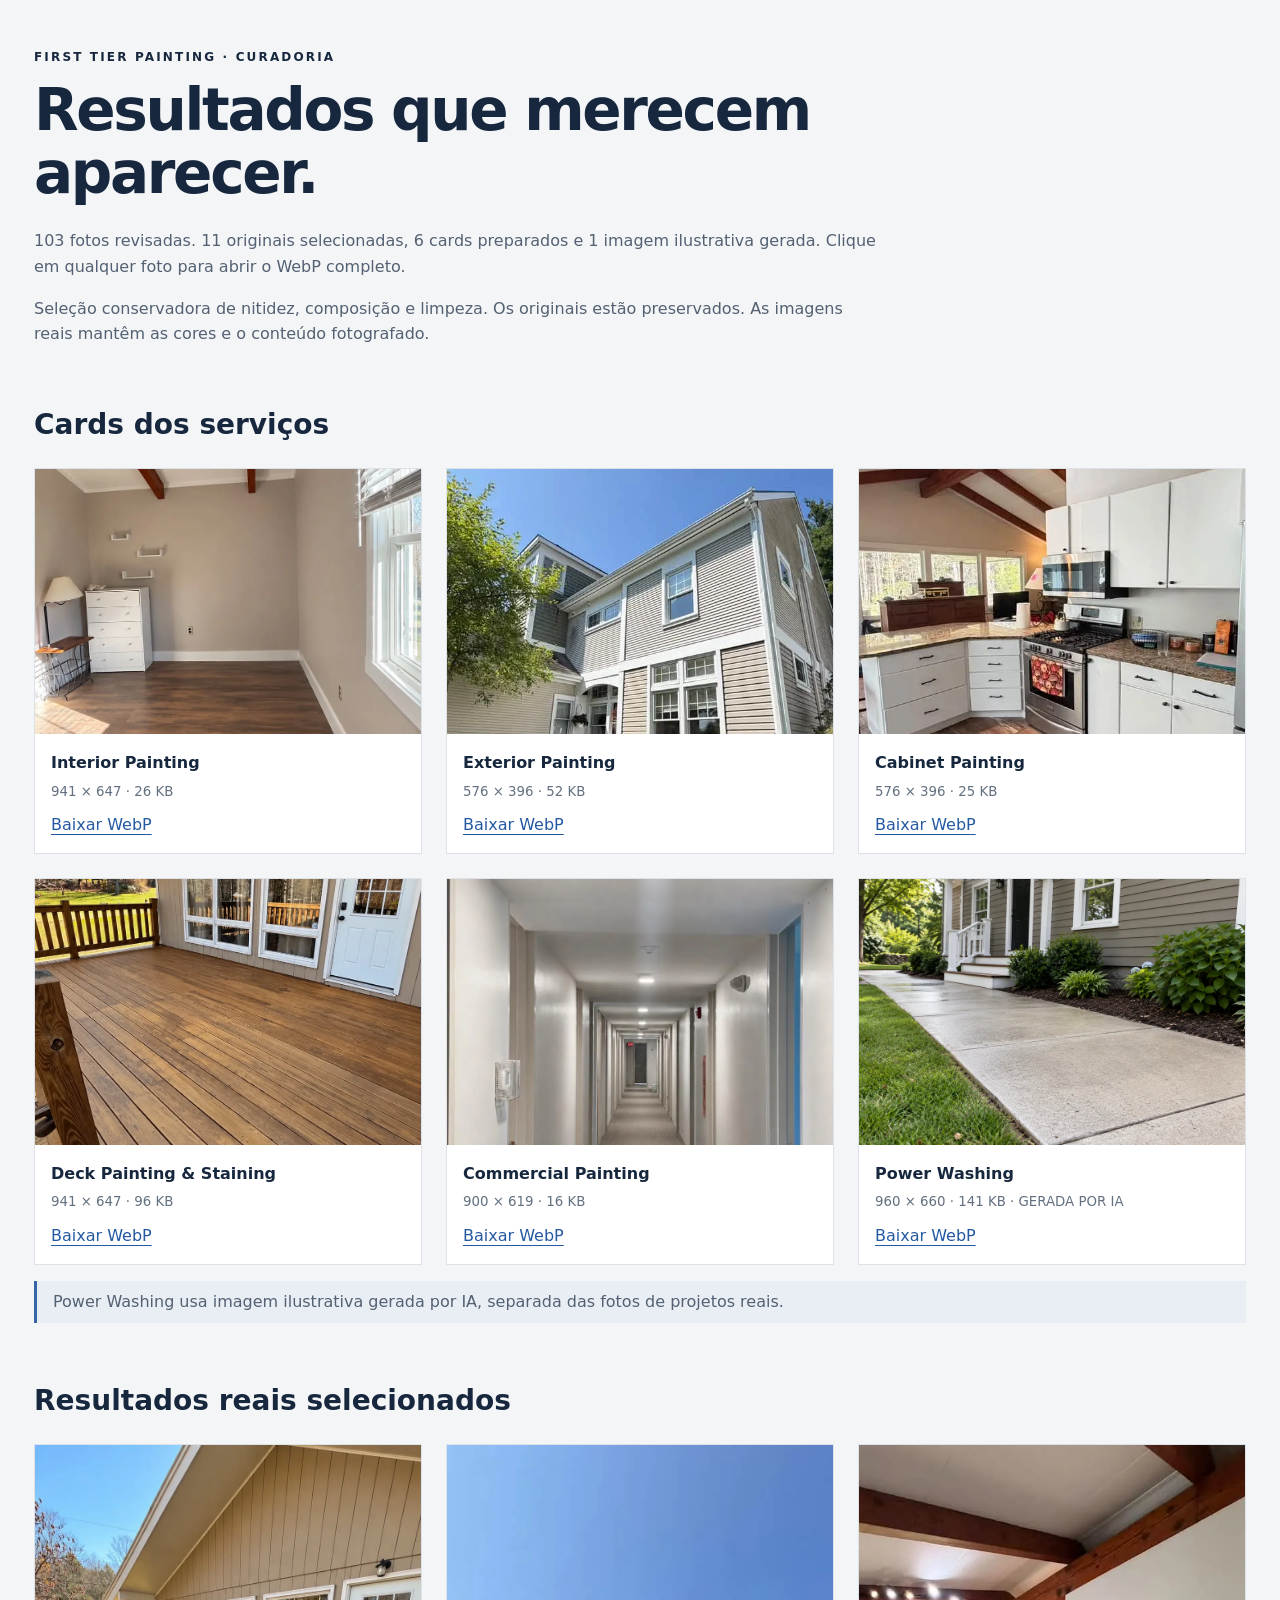
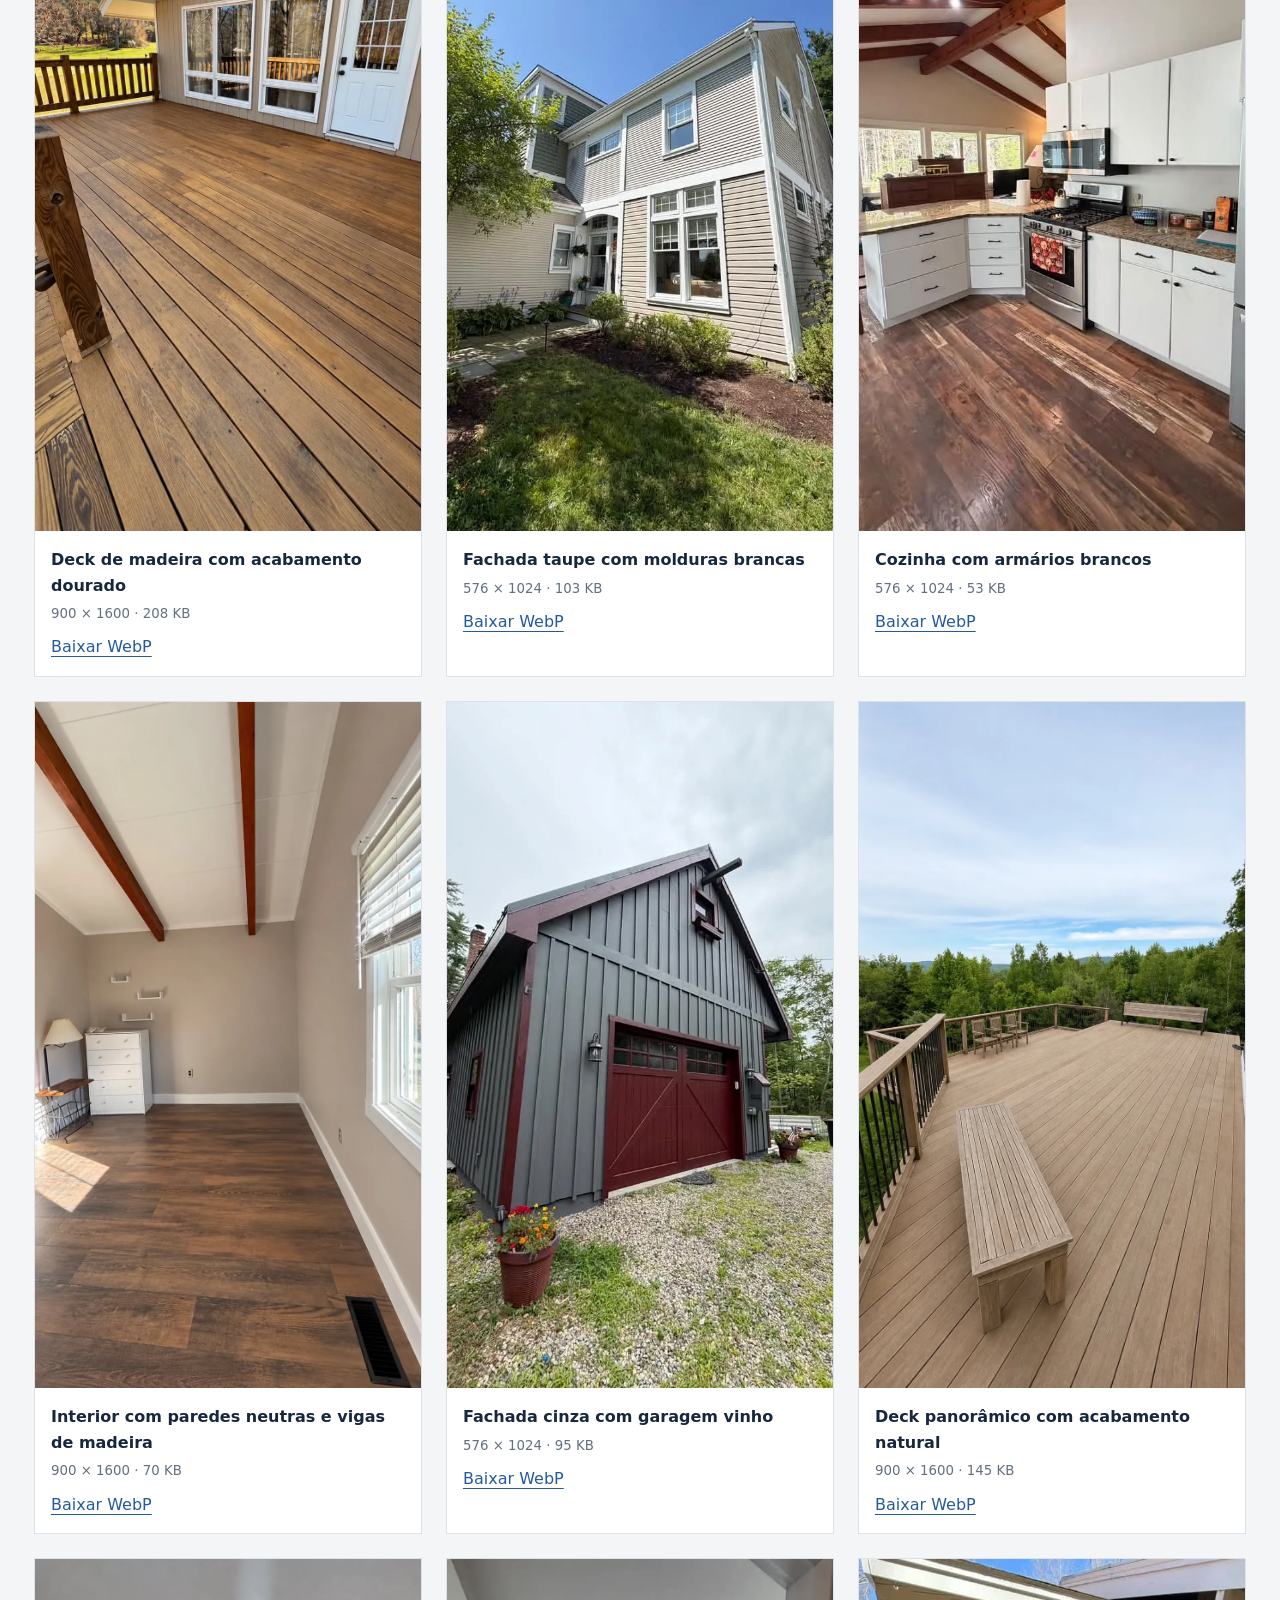
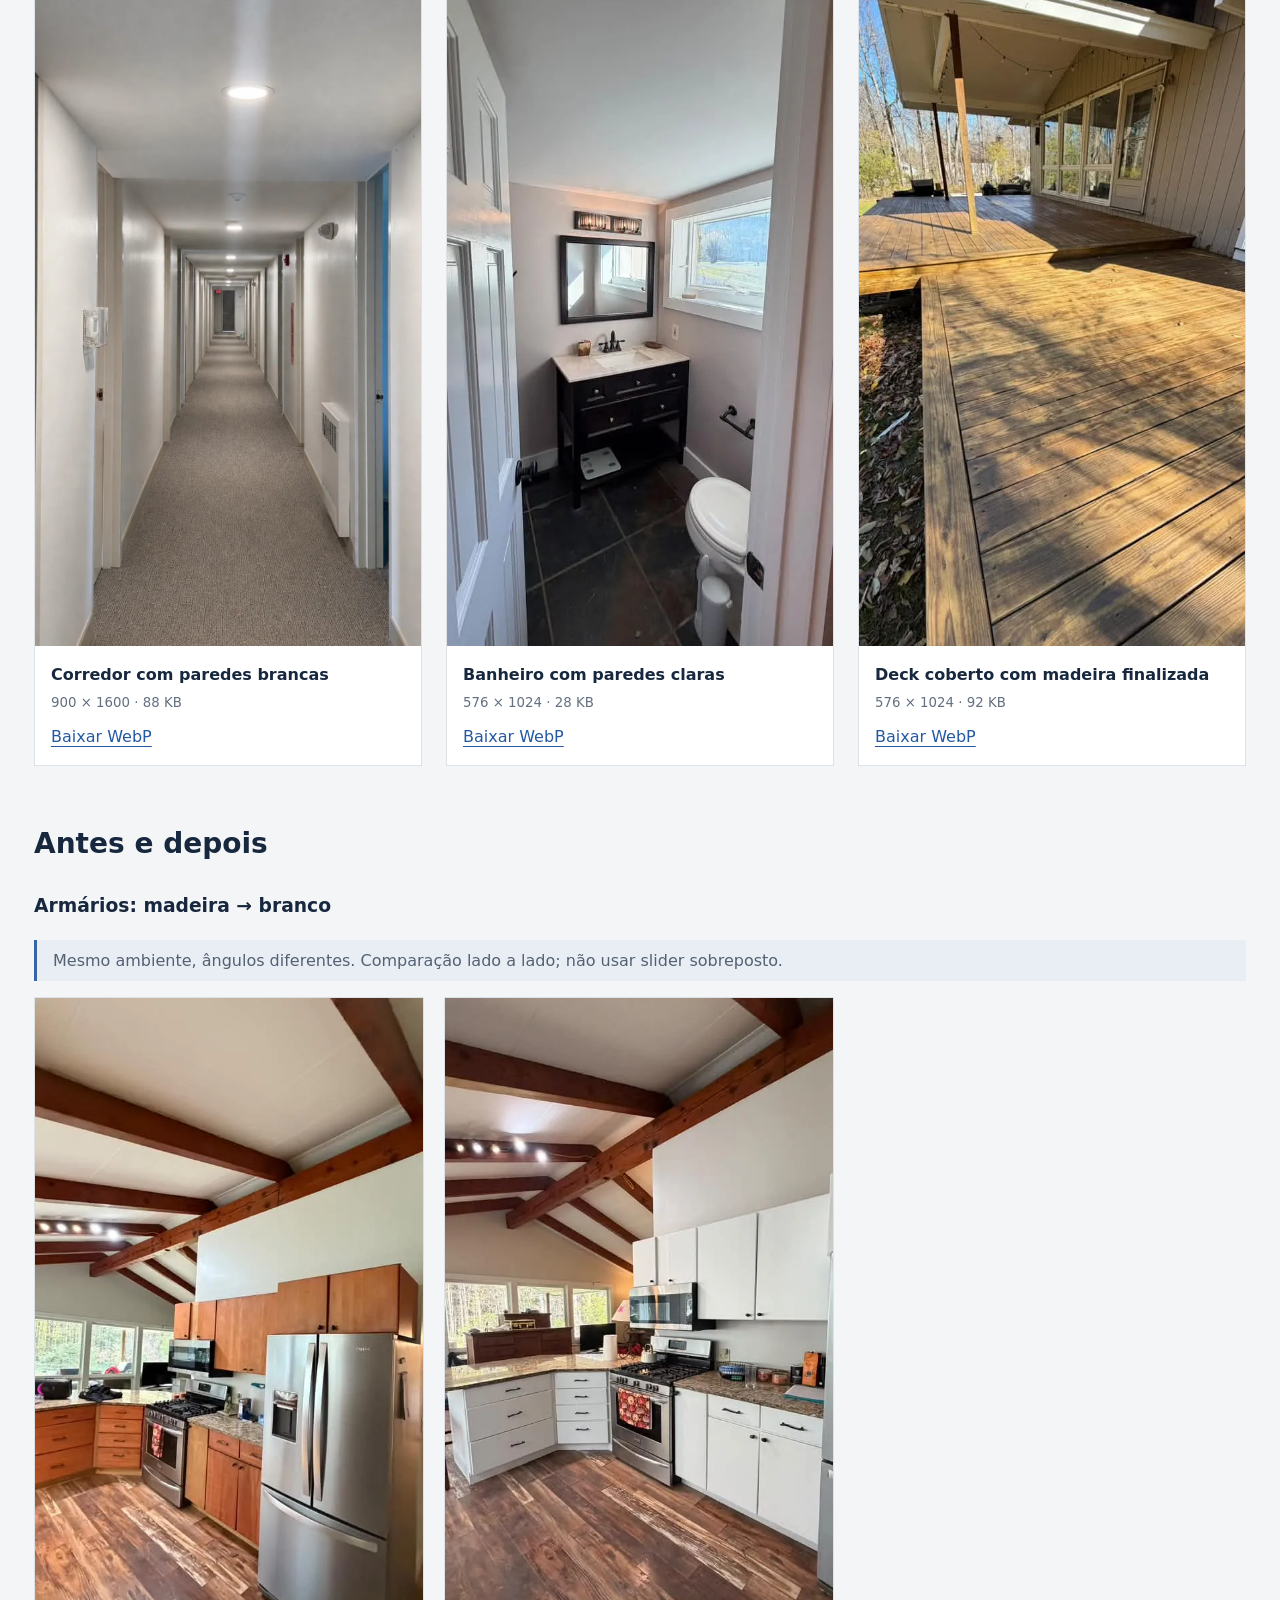
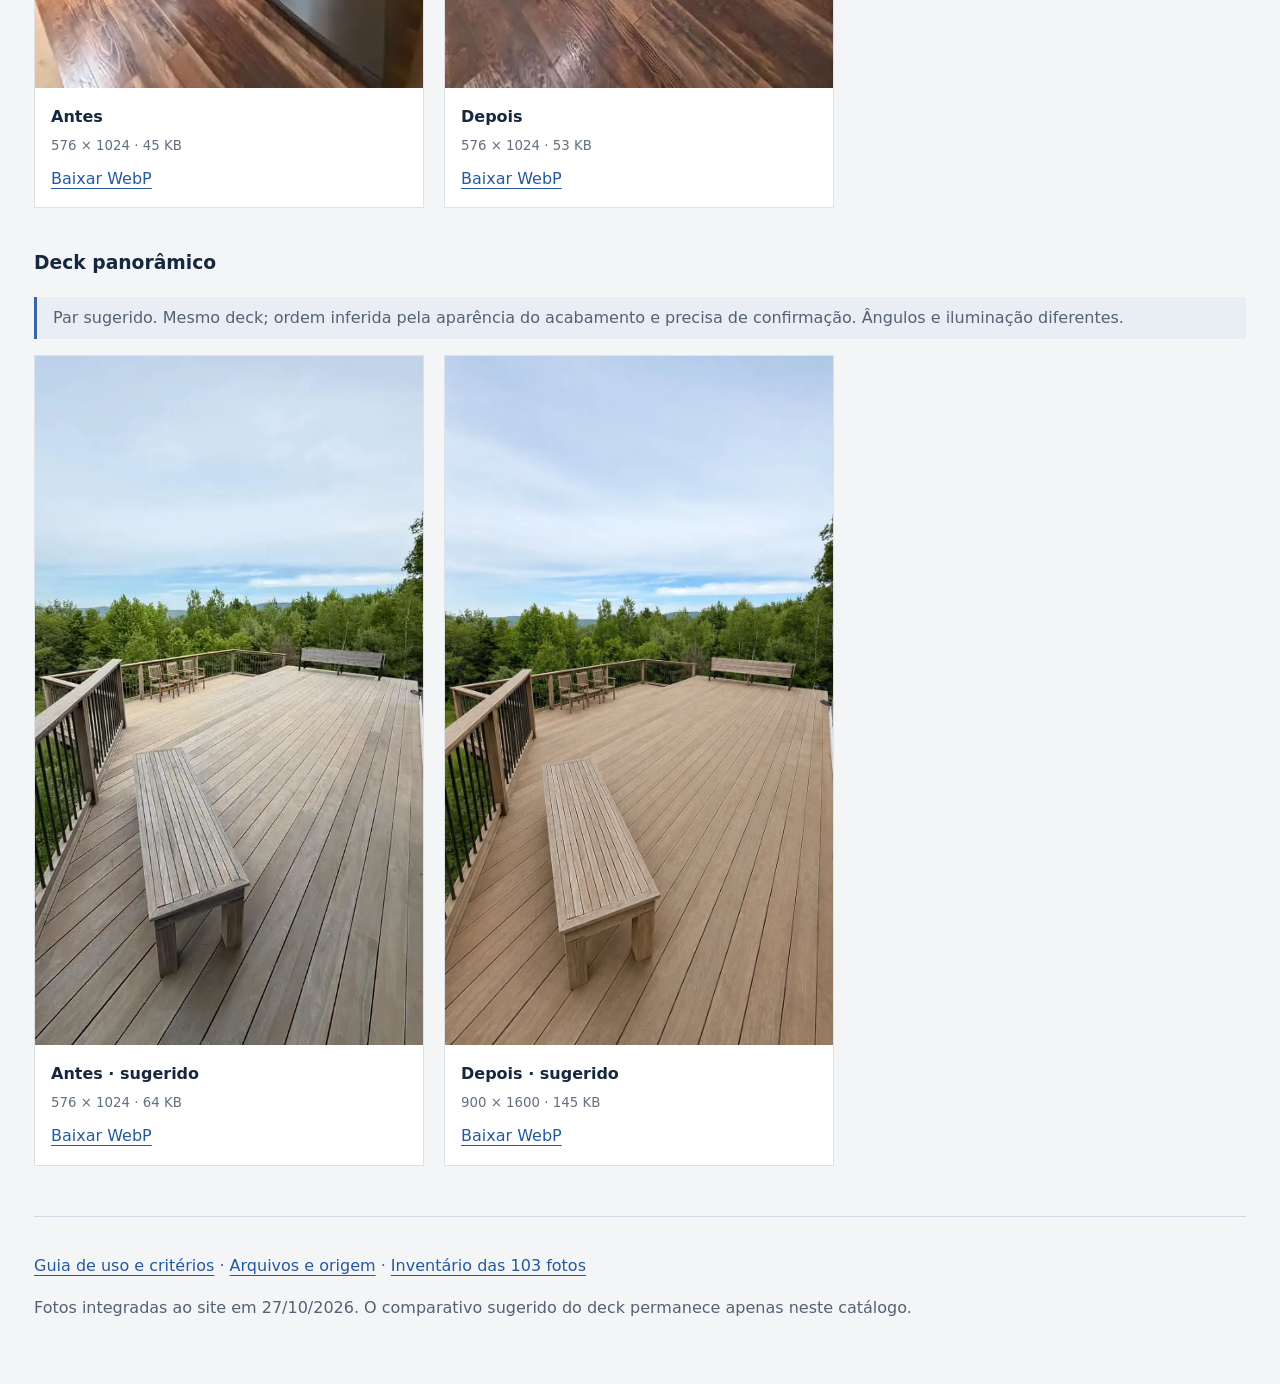
<file: assets/fotos/index.html>
<!doctype html><html lang="pt-BR"><head><meta charset="utf-8"><meta name="viewport" content="width=device-width,initial-scale=1"><title>First Tier · Seleção de fotografias</title><style>*{box-sizing:border-box}body{margin:0;background:#f4f5f7;color:#17283e;font:16px/1.6 system-ui,sans-serif}main{max-width:1260px;margin:auto;padding:48px 24px}header{max-width:850px}h1{font-size:clamp(32px,5vw,58px);line-height:1.08;margin:12px 0 24px;letter-spacing:-.04em}h2{font-size:28px;margin:56px 0 20px}p{color:#536172}a{color:#2459a2;text-underline-offset:4px}.eyebrow{font-size:12px;letter-spacing:.18em;font-weight:700}.grid{display:grid;grid-template-columns:repeat(3,minmax(0,1fr));gap:24px}.results{grid-template-columns:repeat(3,minmax(0,1fr))}figure{margin:0;background:white;border:1px solid #dce2e8}figure img{display:block;width:100%;height:auto;background:#e9edf1}.grid.cards img{aspect-ratio:16/11;object-fit:cover}.results img{aspect-ratio:9/16;object-fit:contain}figcaption{padding:16px}strong,small{display:block}small{color:#637080;margin:5px 0 10px}article{margin:24px 0 40px}.pair{display:grid;grid-template-columns:1fr 1fr;gap:20px;max-width:800px}.pair img{aspect-ratio:9/16;object-fit:contain}.note{border-left:3px solid #3766a6;padding:8px 16px;background:#e9eef5}footer{margin-top:50px;border-top:1px solid #cfd7e2;padding-top:20px}@media(max-width:800px){.grid,.results{grid-template-columns:repeat(2,minmax(0,1fr))}}@media(max-width:480px){main{padding:28px 16px}.grid{grid-template-columns:1fr}.pair{gap:10px}.pair figcaption{padding:10px}.pair strong{font-size:14px}}</style></head><body><main><header><div class="eyebrow">FIRST TIER PAINTING · CURADORIA</div><h1>Resultados que merecem aparecer.</h1><p>103 fotos revisadas. 11 originais selecionadas, 6 cards preparados e 1 imagem ilustrativa gerada. Clique em qualquer foto para abrir o WebP completo.</p><p>Seleção conservadora de nitidez, composição e limpeza. Os originais estão preservados. As imagens reais mantêm as cores e o conteúdo fotografado.</p></header><h2>Cards dos serviços</h2><div class="grid cards"><figure><a href="cards/interior-paredes-neutras.webp" target="_blank" rel="noopener"><img src="cards/interior-paredes-neutras.webp" width="941" height="647" loading="lazy" alt="Neutral painted room with exposed wood beams, white trim and natural light"></a><figcaption><strong>Interior Painting</strong><small>941 × 647 · 26 KB</small><a download href="cards/interior-paredes-neutras.webp">Baixar WebP</a></figcaption></figure><figure><a href="cards/exterior-fachada-taupe.webp" target="_blank" rel="noopener"><img src="cards/exterior-fachada-taupe.webp" width="576" height="396" loading="lazy" alt="Taupe house siding with white window trim and a landscaped garden"></a><figcaption><strong>Exterior Painting</strong><small>576 × 396 · 52 KB</small><a download href="cards/exterior-fachada-taupe.webp">Baixar WebP</a></figcaption></figure><figure><a href="cards/cabinet-armarios-brancos.webp" target="_blank" rel="noopener"><img src="cards/cabinet-armarios-brancos.webp" width="576" height="396" loading="lazy" alt="White painted kitchen cabinets, wood beams and wood-look floor"></a><figcaption><strong>Cabinet Painting</strong><small>576 × 396 · 25 KB</small><a download href="cards/cabinet-armarios-brancos.webp">Baixar WebP</a></figcaption></figure><figure><a href="cards/deck-madeira-dourada.webp" target="_blank" rel="noopener"><img src="cards/deck-madeira-dourada.webp" width="941" height="647" loading="lazy" alt="Finished golden wood deck beside a taupe home with white windows"></a><figcaption><strong>Deck Painting &amp; Staining</strong><small>941 × 647 · 96 KB</small><a download href="cards/deck-madeira-dourada.webp">Baixar WebP</a></figcaption></figure><figure><a href="cards/commercial-corredor-branco.webp" target="_blank" rel="noopener"><img src="cards/commercial-corredor-branco.webp" width="900" height="619" loading="lazy" alt="Long clean corridor with white painted walls and recessed lighting"></a><figcaption><strong>Commercial Painting</strong><small>900 × 619 · 16 KB</small><a download href="cards/commercial-corredor-branco.webp">Baixar WebP</a></figcaption></figure><figure><a href="cards/power-washing-calcada-ilustrativa-ia.webp" target="_blank" rel="noopener"><img src="cards/power-washing-calcada-ilustrativa-ia.webp" width="960" height="660" loading="lazy" alt="AI-generated illustration of a clean concrete walkway beside a New England home"></a><figcaption><strong>Power Washing</strong><small>960 × 660 · 141 KB · GERADA POR IA</small><a download href="cards/power-washing-calcada-ilustrativa-ia.webp">Baixar WebP</a></figcaption></figure></div><p class="note">Power Washing usa imagem ilustrativa gerada por IA, separada das fotos de projetos reais.</p><h2>Resultados reais selecionados</h2><div class="grid results"><figure><a href="resultados/deck-madeira-dourada.webp" target="_blank" rel="noopener"><img src="resultados/deck-madeira-dourada.webp" width="900" height="1600" loading="lazy" alt="Finished golden wood deck beside a taupe home with white windows"></a><figcaption><strong>Deck de madeira com acabamento dourado</strong><small>900 × 1600 · 208 KB</small><a download href="resultados/deck-madeira-dourada.webp">Baixar WebP</a></figcaption></figure><figure><a href="resultados/fachada-taupe-molduras-brancas.webp" target="_blank" rel="noopener"><img src="resultados/fachada-taupe-molduras-brancas.webp" width="576" height="1024" loading="lazy" alt="Taupe house siding with white window trim and a landscaped garden"></a><figcaption><strong>Fachada taupe com molduras brancas</strong><small>576 × 1024 · 103 KB</small><a download href="resultados/fachada-taupe-molduras-brancas.webp">Baixar WebP</a></figcaption></figure><figure><a href="resultados/cozinha-armarios-brancos.webp" target="_blank" rel="noopener"><img src="resultados/cozinha-armarios-brancos.webp" width="576" height="1024" loading="lazy" alt="White painted kitchen cabinets, wood beams and wood-look floor"></a><figcaption><strong>Cozinha com armários brancos</strong><small>576 × 1024 · 53 KB</small><a download href="resultados/cozinha-armarios-brancos.webp">Baixar WebP</a></figcaption></figure><figure><a href="resultados/interior-paredes-neutras-vigas-madeira.webp" target="_blank" rel="noopener"><img src="resultados/interior-paredes-neutras-vigas-madeira.webp" width="900" height="1600" loading="lazy" alt="Neutral painted room with exposed wood beams, white trim and natural light"></a><figcaption><strong>Interior com paredes neutras e vigas de madeira</strong><small>900 × 1600 · 70 KB</small><a download href="resultados/interior-paredes-neutras-vigas-madeira.webp">Baixar WebP</a></figcaption></figure><figure><a href="resultados/fachada-cinza-garagem-vinho.webp" target="_blank" rel="noopener"><img src="resultados/fachada-cinza-garagem-vinho.webp" width="576" height="1024" loading="lazy" alt="Gray board-and-batten siding with a burgundy garage door"></a><figcaption><strong>Fachada cinza com garagem vinho</strong><small>576 × 1024 · 95 KB</small><a download href="resultados/fachada-cinza-garagem-vinho.webp">Baixar WebP</a></figcaption></figure><figure><a href="resultados/deck-panoramico-acabamento-natural.webp" target="_blank" rel="noopener"><img src="resultados/deck-panoramico-acabamento-natural.webp" width="900" height="1600" loading="lazy" alt="Wood deck with matching benches and a view of trees"></a><figcaption><strong>Deck panorâmico com acabamento natural</strong><small>900 × 1600 · 145 KB</small><a download href="resultados/deck-panoramico-acabamento-natural.webp">Baixar WebP</a></figcaption></figure><figure><a href="resultados/corredor-paredes-brancas.webp" target="_blank" rel="noopener"><img src="resultados/corredor-paredes-brancas.webp" width="900" height="1600" loading="lazy" alt="Long clean corridor with white painted walls and recessed lighting"></a><figcaption><strong>Corredor com paredes brancas</strong><small>900 × 1600 · 88 KB</small><a download href="resultados/corredor-paredes-brancas.webp">Baixar WebP</a></figcaption></figure><figure><a href="resultados/banheiro-paredes-claras.webp" target="_blank" rel="noopener"><img src="resultados/banheiro-paredes-claras.webp" width="576" height="1024" loading="lazy" alt="Bathroom with light painted walls, white trim and a dark vanity"></a><figcaption><strong>Banheiro com paredes claras</strong><small>576 × 1024 · 28 KB</small><a download href="resultados/banheiro-paredes-claras.webp">Baixar WebP</a></figcaption></figure><figure><a href="resultados/deck-coberto-madeira-finalizada.webp" target="_blank" rel="noopener"><img src="resultados/deck-coberto-madeira-finalizada.webp" width="576" height="1024" loading="lazy" alt="Finished wood deck and covered porch in natural sunlight"></a><figcaption><strong>Deck coberto com madeira finalizada</strong><small>576 × 1024 · 92 KB</small><a download href="resultados/deck-coberto-madeira-finalizada.webp">Baixar WebP</a></figcaption></figure></div><h2>Antes e depois</h2><article><h3>Armários: madeira → branco</h3><p class="note">Mesmo ambiente, ângulos diferentes. Comparação lado a lado; não usar slider sobreposto.</p><div class="pair"><figure><a href="antes-depois/cozinha-armarios-madeira-antes.webp" target="_blank" rel="noopener"><img src="antes-depois/cozinha-armarios-madeira-antes.webp" width="576" height="1024" loading="lazy" alt="Kitchen with natural wood cabinets before white painting"></a><figcaption><strong>Antes</strong><small>576 × 1024 · 45 KB</small><a download href="antes-depois/cozinha-armarios-madeira-antes.webp">Baixar WebP</a></figcaption></figure><figure><a href="resultados/cozinha-armarios-brancos.webp" target="_blank" rel="noopener"><img src="resultados/cozinha-armarios-brancos.webp" width="576" height="1024" loading="lazy" alt="White painted kitchen cabinets, wood beams and wood-look floor"></a><figcaption><strong>Depois</strong><small>576 × 1024 · 53 KB</small><a download href="resultados/cozinha-armarios-brancos.webp">Baixar WebP</a></figcaption></figure></div></article><article><h3>Deck panorâmico</h3><p class="note">Par sugerido. Mesmo deck; ordem inferida pela aparência do acabamento e precisa de confirmação. Ângulos e iluminação diferentes.</p><div class="pair"><figure><a href="antes-depois/deck-panoramico-antes.webp" target="_blank" rel="noopener"><img src="antes-depois/deck-panoramico-antes.webp" width="576" height="1024" loading="lazy" alt="Wood deck with weathered gray boards and benches"></a><figcaption><strong>Antes · sugerido</strong><small>576 × 1024 · 64 KB</small><a download href="antes-depois/deck-panoramico-antes.webp">Baixar WebP</a></figcaption></figure><figure><a href="resultados/deck-panoramico-acabamento-natural.webp" target="_blank" rel="noopener"><img src="resultados/deck-panoramico-acabamento-natural.webp" width="900" height="1600" loading="lazy" alt="Wood deck with matching benches and a view of trees"></a><figcaption><strong>Depois · sugerido</strong><small>900 × 1600 · 145 KB</small><a download href="resultados/deck-panoramico-acabamento-natural.webp">Baixar WebP</a></figcaption></figure></div></article><footer><p><a href="LEIA-ME.md">Guia de uso e critérios</a> · <a href="manifesto.json">Arquivos e origem</a> · <a href="inventario-revisado.json">Inventário das 103 fotos</a></p><p>Fotos integradas ao site em 27/10/2026. O comparativo sugerido do deck permanece apenas neste catálogo.</p></footer></main></body></html>
</file>
